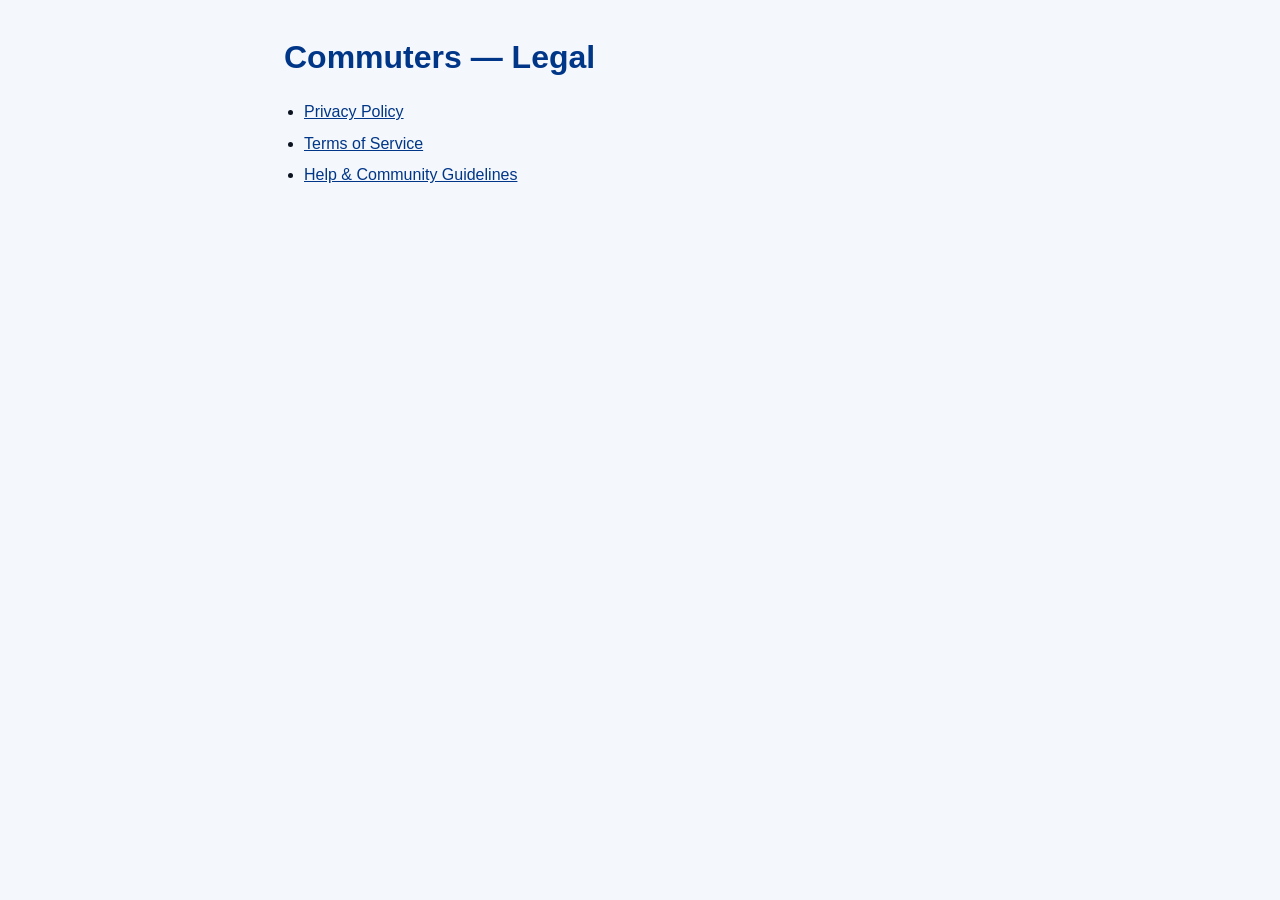
<file: index.html>
<!DOCTYPE html><html lang="en"><head><meta charset="UTF-8"><meta name="viewport" content="width=device-width, initial-scale=1.0"><title>Commuters — Legal</title><link rel="stylesheet" href="_style.css"></head>
<body><main><h1>Commuters — Legal</h1><ul>
<li><a href="privacy.html">Privacy Policy</a></li>
<li><a href="terms.html">Terms of Service</a></li>
<li><a href="help.html">Help &amp; Community Guidelines</a></li>
</ul></main></body></html>
</file>
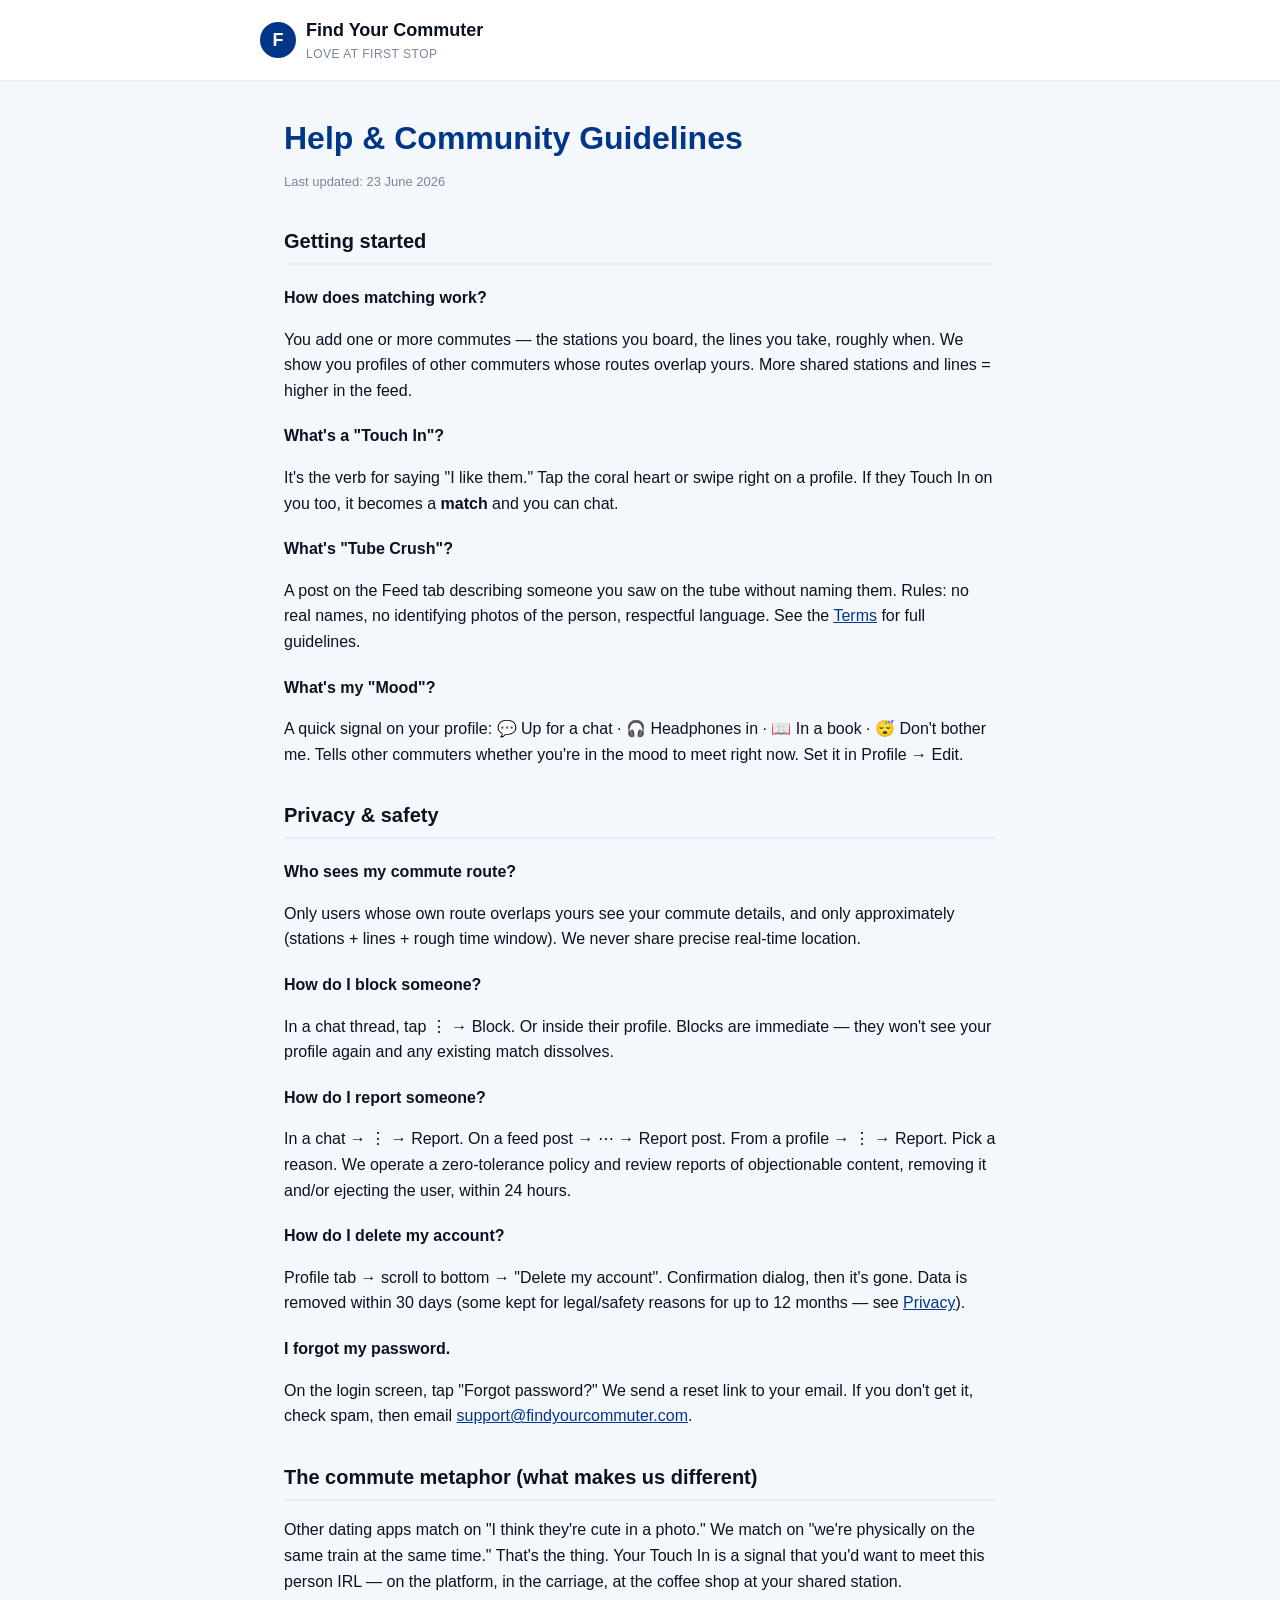
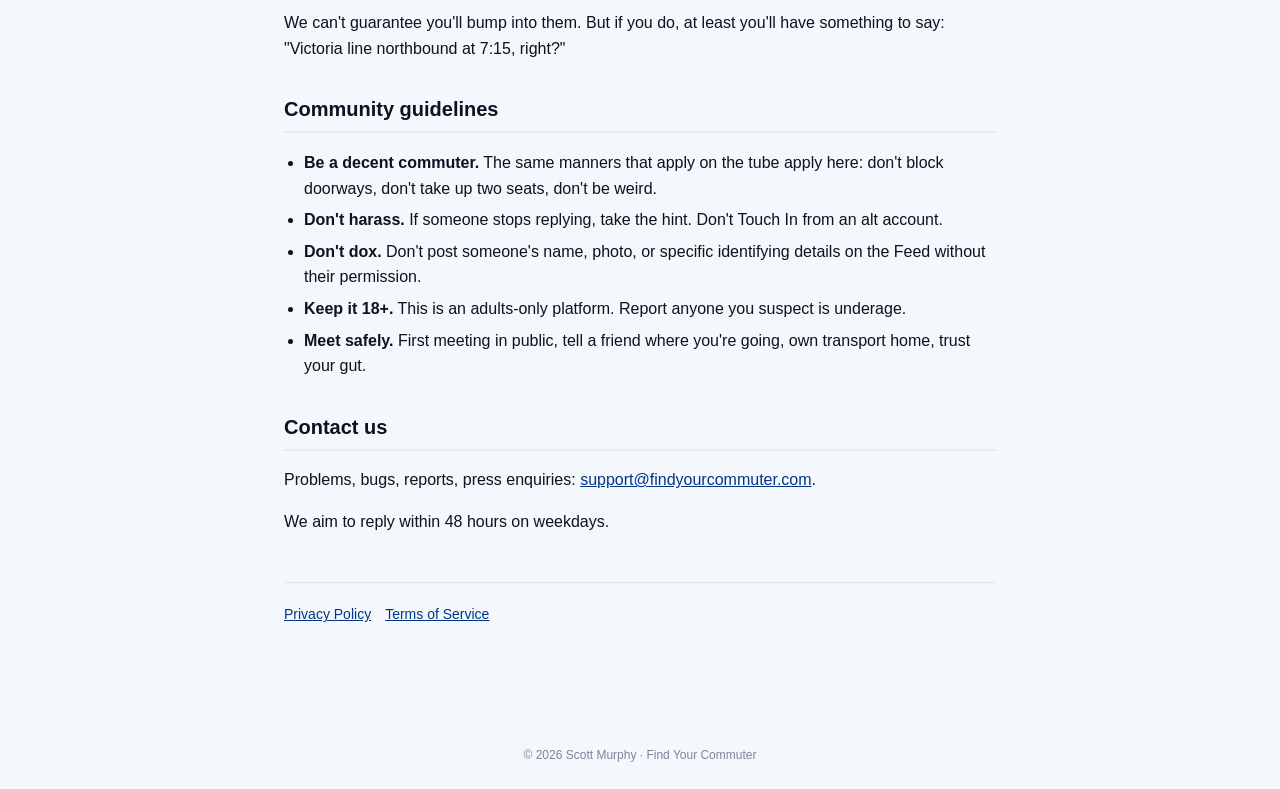
<file: help.html>
<!DOCTYPE html>
<html lang="en">
<head>
  <meta charset="UTF-8">
  <meta name="viewport" content="width=device-width, initial-scale=1.0">
  <title>Help · Find Your Commuter</title>
  <link rel="stylesheet" href="_style.css">
</head>
<body>
  <header>
    <div class="brand">
      <div class="dot">F</div>
      <div>
        <h1>Find Your Commuter</h1>
        <div class="tag">Love at First Stop</div>
      </div>
    </div>
  </header>
  <main>
    <h1>Help & Community Guidelines</h1>
    <p class="updated">Last updated: 23 June 2026</p>

    <h2>Getting started</h2>
    <h3>How does matching work?</h3>
    <p>You add one or more commutes — the stations you board, the lines you take, roughly when. We show you profiles of other commuters whose routes overlap yours. More shared stations and lines = higher in the feed.</p>

    <h3>What's a "Touch In"?</h3>
    <p>It's the verb for saying "I like them." Tap the coral heart or swipe right on a profile. If they Touch In on you too, it becomes a <strong>match</strong> and you can chat.</p>

    <h3>What's "Tube Crush"?</h3>
    <p>A post on the Feed tab describing someone you saw on the tube without naming them. Rules: no real names, no identifying photos of the person, respectful language. See the <a href="terms.html">Terms</a> for full guidelines.</p>

    <h3>What's my "Mood"?</h3>
    <p>A quick signal on your profile: 💬 Up for a chat · 🎧 Headphones in · 📖 In a book · 😴 Don't bother me. Tells other commuters whether you're in the mood to meet right now. Set it in Profile → Edit.</p>

    <h2>Privacy & safety</h2>
    <h3>Who sees my commute route?</h3>
    <p>Only users whose own route overlaps yours see your commute details, and only approximately (stations + lines + rough time window). We never share precise real-time location.</p>

    <h3>How do I block someone?</h3>
    <p>In a chat thread, tap ⋮ → Block. Or inside their profile. Blocks are immediate — they won't see your profile again and any existing match dissolves.</p>

    <h3>How do I report someone?</h3>
    <p>In a chat → ⋮ → Report. On a feed post → ⋯ → Report post. From a profile → ⋮ → Report. Pick a reason. We operate a zero-tolerance policy and review reports of objectionable content, removing it and/or ejecting the user, within 24 hours.</p>

    <h3>How do I delete my account?</h3>
    <p>Profile tab → scroll to bottom → "Delete my account". Confirmation dialog, then it's gone. Data is removed within 30 days (some kept for legal/safety reasons for up to 12 months — see <a href="privacy.html">Privacy</a>).</p>

    <h3>I forgot my password.</h3>
    <p>On the login screen, tap "Forgot password?" We send a reset link to your email. If you don't get it, check spam, then email <a href="mailto:support@findyourcommuter.com">support@findyourcommuter.com</a>.</p>

    <h2>The commute metaphor (what makes us different)</h2>
    <p>Other dating apps match on "I think they're cute in a photo." We match on "we're physically on the same train at the same time." That's the thing. Your Touch In is a signal that you'd want to meet this person IRL — on the platform, in the carriage, at the coffee shop at your shared station.</p>
    <p>We can't guarantee you'll bump into them. But if you do, at least you'll have something to say: "Victoria line northbound at 7:15, right?"</p>

    <h2>Community guidelines</h2>
    <ul>
      <li><strong>Be a decent commuter.</strong> The same manners that apply on the tube apply here: don't block doorways, don't take up two seats, don't be weird.</li>
      <li><strong>Don't harass.</strong> If someone stops replying, take the hint. Don't Touch In from an alt account.</li>
      <li><strong>Don't dox.</strong> Don't post someone's name, photo, or specific identifying details on the Feed without their permission.</li>
      <li><strong>Keep it 18+.</strong> This is an adults-only platform. Report anyone you suspect is underage.</li>
      <li><strong>Meet safely.</strong> First meeting in public, tell a friend where you're going, own transport home, trust your gut.</li>
    </ul>

    <h2>Contact us</h2>
    <p>Problems, bugs, reports, press enquiries: <a href="mailto:support@findyourcommuter.com">support@findyourcommuter.com</a>.</p>
    <p>We aim to reply within 48 hours on weekdays.</p>

    <nav class="crosslinks">
      <a href="privacy.html">Privacy Policy</a>
      <a href="terms.html">Terms of Service</a>
    </nav>
  </main>
  <footer>© 2026 Scott Murphy · Find Your Commuter</footer>
</body>
</html>
</file>
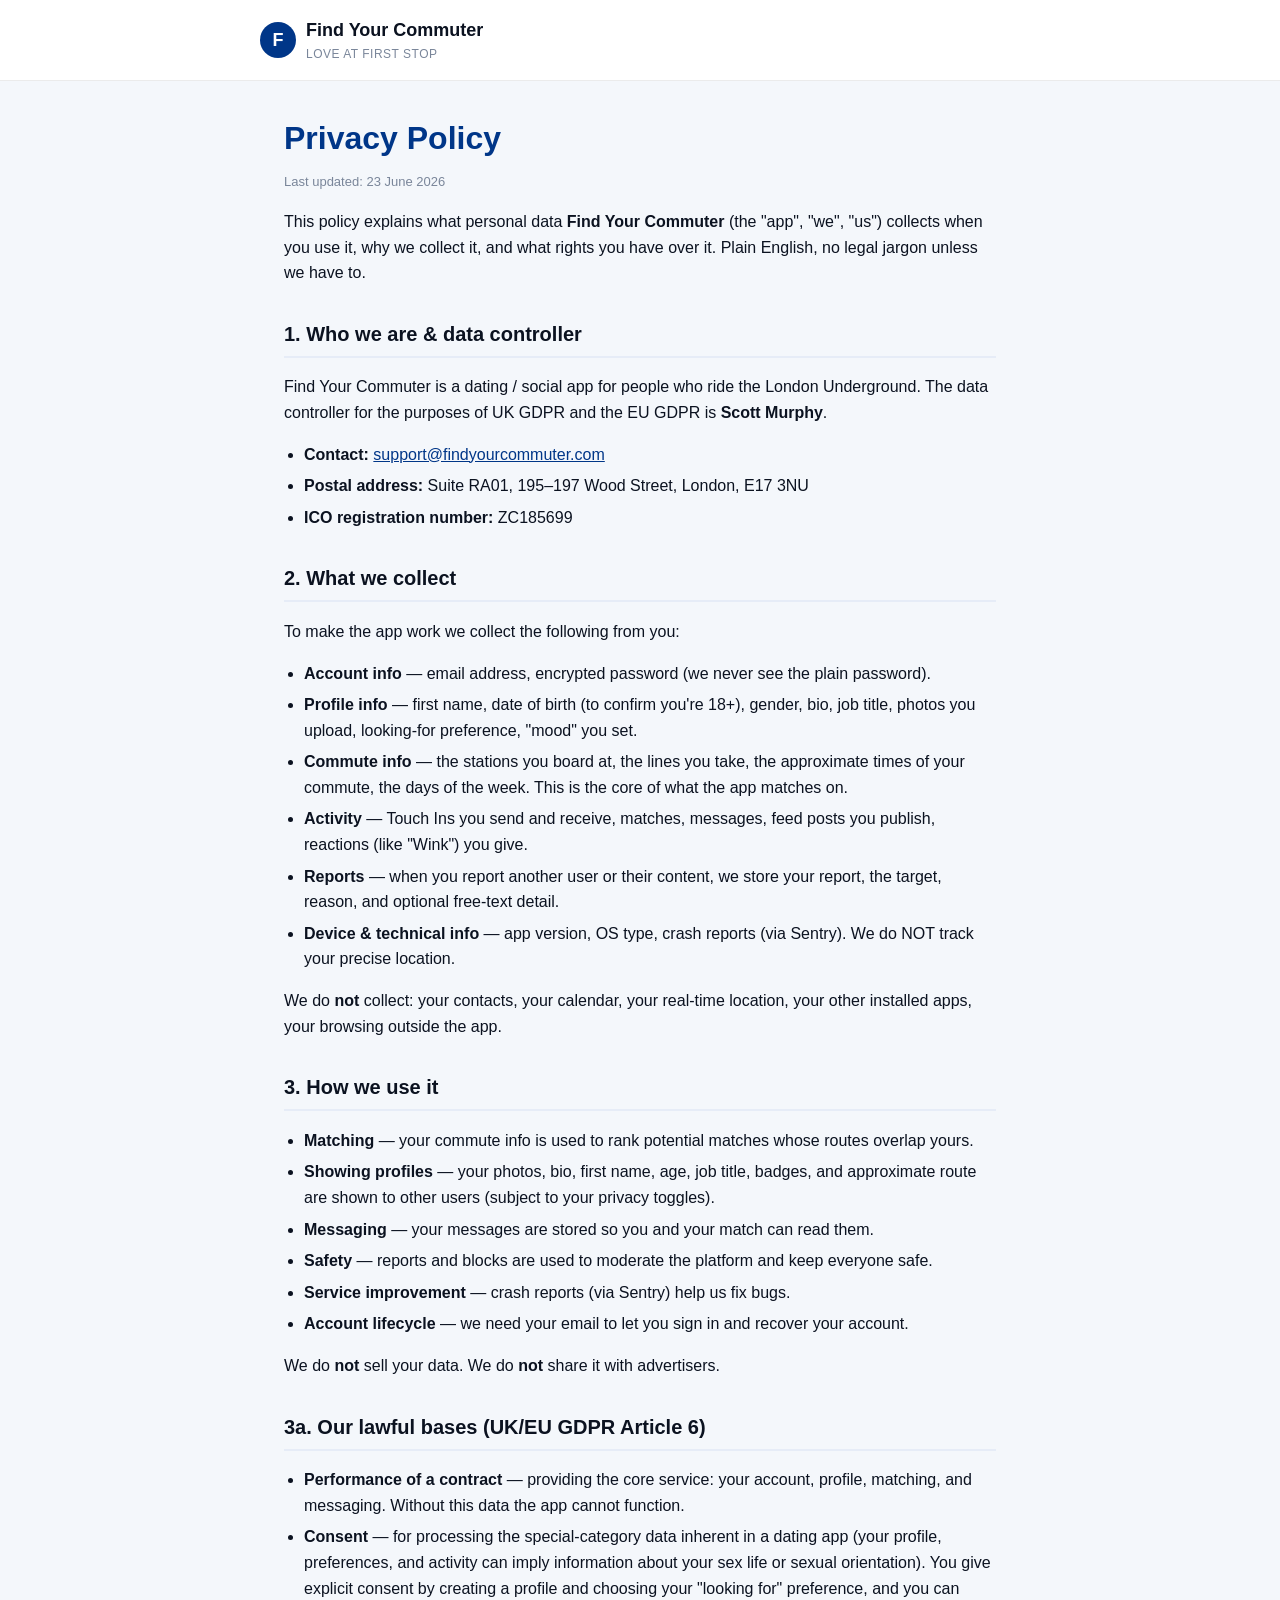
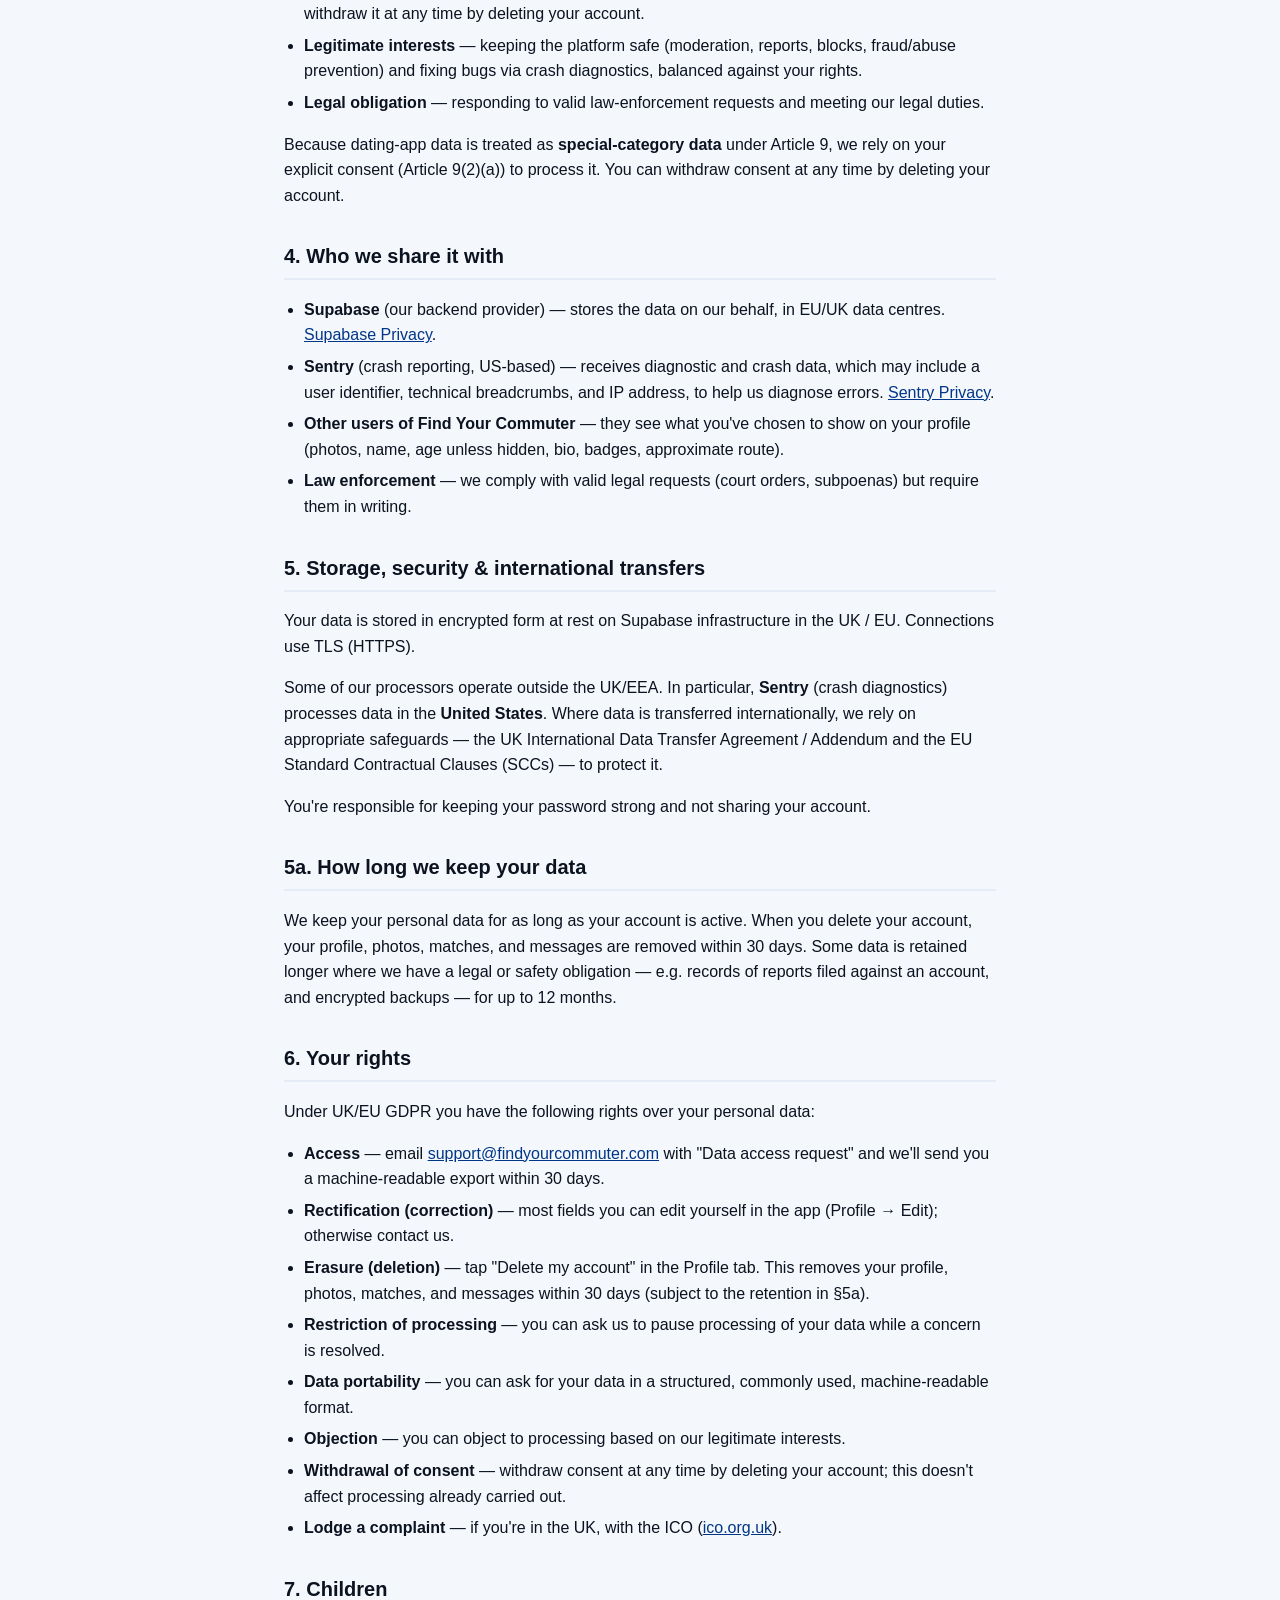
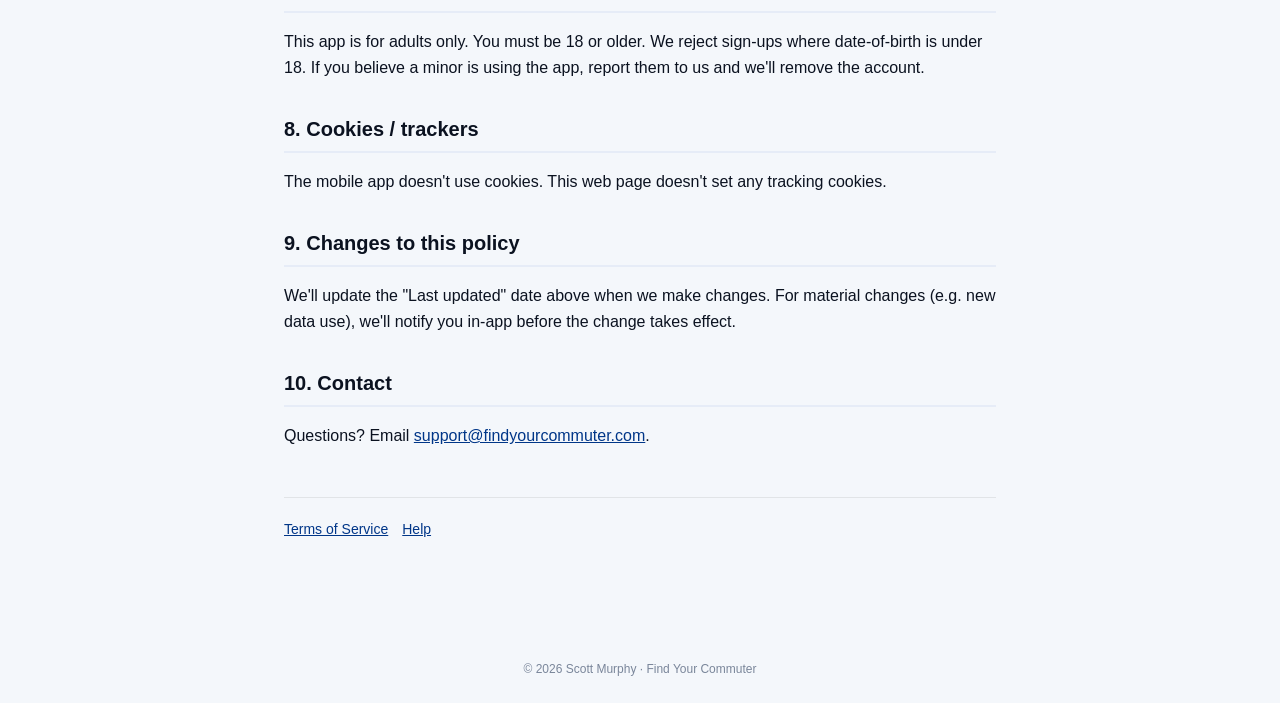
<file: privacy.html>
<!DOCTYPE html>
<html lang="en">
<head>
  <meta charset="UTF-8">
  <meta name="viewport" content="width=device-width, initial-scale=1.0">
  <title>Privacy Policy · Find Your Commuter</title>
  <link rel="stylesheet" href="_style.css">
</head>
<body>
  <header>
    <div class="brand">
      <div class="dot">F</div>
      <div>
        <h1>Find Your Commuter</h1>
        <div class="tag">Love at First Stop</div>
      </div>
    </div>
  </header>
  <main>
    <h1>Privacy Policy</h1>
    <p class="updated">Last updated: 23 June 2026</p>

    <p>This policy explains what personal data <strong>Find Your Commuter</strong> (the "app", "we", "us") collects when you use it, why we collect it, and what rights you have over it. Plain English, no legal jargon unless we have to.</p>

    <h2>1. Who we are &amp; data controller</h2>
    <p>Find Your Commuter is a dating / social app for people who ride the London Underground. The data controller for the purposes of UK GDPR and the EU GDPR is <strong>Scott Murphy</strong>.</p>
    <ul>
      <li><strong>Contact:</strong> <a href="mailto:support@findyourcommuter.com">support@findyourcommuter.com</a></li>
      <li><strong>Postal address:</strong> Suite RA01, 195–197 Wood Street, London, E17 3NU</li>
      <li><strong>ICO registration number:</strong> ZC185699</li>
    </ul>

    <h2>2. What we collect</h2>
    <p>To make the app work we collect the following from you:</p>
    <ul>
      <li><strong>Account info</strong> — email address, encrypted password (we never see the plain password).</li>
      <li><strong>Profile info</strong> — first name, date of birth (to confirm you're 18+), gender, bio, job title, photos you upload, looking-for preference, "mood" you set.</li>
      <li><strong>Commute info</strong> — the stations you board at, the lines you take, the approximate times of your commute, the days of the week. This is the core of what the app matches on.</li>
      <li><strong>Activity</strong> — Touch Ins you send and receive, matches, messages, feed posts you publish, reactions (like "Wink") you give.</li>
      <li><strong>Reports</strong> — when you report another user or their content, we store your report, the target, reason, and optional free-text detail.</li>
      <li><strong>Device & technical info</strong> — app version, OS type, crash reports (via Sentry). We do NOT track your precise location.</li>
    </ul>
    <p>We do <strong>not</strong> collect: your contacts, your calendar, your real-time location, your other installed apps, your browsing outside the app.</p>

    <h2>3. How we use it</h2>
    <ul>
      <li><strong>Matching</strong> — your commute info is used to rank potential matches whose routes overlap yours.</li>
      <li><strong>Showing profiles</strong> — your photos, bio, first name, age, job title, badges, and approximate route are shown to other users (subject to your privacy toggles).</li>
      <li><strong>Messaging</strong> — your messages are stored so you and your match can read them.</li>
      <li><strong>Safety</strong> — reports and blocks are used to moderate the platform and keep everyone safe.</li>
      <li><strong>Service improvement</strong> — crash reports (via Sentry) help us fix bugs.</li>
      <li><strong>Account lifecycle</strong> — we need your email to let you sign in and recover your account.</li>
    </ul>
    <p>We do <strong>not</strong> sell your data. We do <strong>not</strong> share it with advertisers.</p>

    <h2>3a. Our lawful bases (UK/EU GDPR Article 6)</h2>
    <ul>
      <li><strong>Performance of a contract</strong> — providing the core service: your account, profile, matching, and messaging. Without this data the app cannot function.</li>
      <li><strong>Consent</strong> — for processing the special-category data inherent in a dating app (your profile, preferences, and activity can imply information about your sex life or sexual orientation). You give explicit consent by creating a profile and choosing your "looking for" preference, and you can withdraw it at any time by deleting your account.</li>
      <li><strong>Legitimate interests</strong> — keeping the platform safe (moderation, reports, blocks, fraud/abuse prevention) and fixing bugs via crash diagnostics, balanced against your rights.</li>
      <li><strong>Legal obligation</strong> — responding to valid law-enforcement requests and meeting our legal duties.</li>
    </ul>
    <p>Because dating-app data is treated as <strong>special-category data</strong> under Article 9, we rely on your explicit consent (Article 9(2)(a)) to process it. You can withdraw consent at any time by deleting your account.</p>

    <h2>4. Who we share it with</h2>
    <ul>
      <li><strong>Supabase</strong> (our backend provider) — stores the data on our behalf, in EU/UK data centres. <a href="https://supabase.com/privacy" target="_blank" rel="noopener">Supabase Privacy</a>.</li>
      <li><strong>Sentry</strong> (crash reporting, US-based) — receives diagnostic and crash data, which may include a user identifier, technical breadcrumbs, and IP address, to help us diagnose errors. <a href="https://sentry.io/privacy/" target="_blank" rel="noopener">Sentry Privacy</a>.</li>
      <li><strong>Other users of Find Your Commuter</strong> — they see what you've chosen to show on your profile (photos, name, age unless hidden, bio, badges, approximate route).</li>
      <li><strong>Law enforcement</strong> — we comply with valid legal requests (court orders, subpoenas) but require them in writing.</li>
    </ul>

    <h2>5. Storage, security & international transfers</h2>
    <p>Your data is stored in encrypted form at rest on Supabase infrastructure in the UK / EU. Connections use TLS (HTTPS).</p>
    <p>Some of our processors operate outside the UK/EEA. In particular, <strong>Sentry</strong> (crash diagnostics) processes data in the <strong>United States</strong>. Where data is transferred internationally, we rely on appropriate safeguards — the UK International Data Transfer Agreement / Addendum and the EU Standard Contractual Clauses (SCCs) — to protect it.</p>
    <p>You're responsible for keeping your password strong and not sharing your account.</p>

    <h2>5a. How long we keep your data</h2>
    <p>We keep your personal data for as long as your account is active. When you delete your account, your profile, photos, matches, and messages are removed within 30 days. Some data is retained longer where we have a legal or safety obligation — e.g. records of reports filed against an account, and encrypted backups — for up to 12 months.</p>

    <h2>6. Your rights</h2>
    <p>Under UK/EU GDPR you have the following rights over your personal data:</p>
    <ul>
      <li><strong>Access</strong> — email <a href="mailto:support@findyourcommuter.com">support@findyourcommuter.com</a> with "Data access request" and we'll send you a machine-readable export within 30 days.</li>
      <li><strong>Rectification (correction)</strong> — most fields you can edit yourself in the app (Profile → Edit); otherwise contact us.</li>
      <li><strong>Erasure (deletion)</strong> — tap "Delete my account" in the Profile tab. This removes your profile, photos, matches, and messages within 30 days (subject to the retention in §5a).</li>
      <li><strong>Restriction of processing</strong> — you can ask us to pause processing of your data while a concern is resolved.</li>
      <li><strong>Data portability</strong> — you can ask for your data in a structured, commonly used, machine-readable format.</li>
      <li><strong>Objection</strong> — you can object to processing based on our legitimate interests.</li>
      <li><strong>Withdrawal of consent</strong> — withdraw consent at any time by deleting your account; this doesn't affect processing already carried out.</li>
      <li><strong>Lodge a complaint</strong> — if you're in the UK, with the ICO (<a href="https://ico.org.uk" target="_blank" rel="noopener">ico.org.uk</a>).</li>
    </ul>

    <h2>7. Children</h2>
    <p>This app is for adults only. You must be 18 or older. We reject sign-ups where date-of-birth is under 18. If you believe a minor is using the app, report them to us and we'll remove the account.</p>

    <h2>8. Cookies / trackers</h2>
    <p>The mobile app doesn't use cookies. This web page doesn't set any tracking cookies.</p>

    <h2>9. Changes to this policy</h2>
    <p>We'll update the "Last updated" date above when we make changes. For material changes (e.g. new data use), we'll notify you in-app before the change takes effect.</p>

    <h2>10. Contact</h2>
    <p>Questions? Email <a href="mailto:support@findyourcommuter.com">support@findyourcommuter.com</a>.</p>

    <nav class="crosslinks">
      <a href="terms.html">Terms of Service</a>
      <a href="help.html">Help</a>
    </nav>
  </main>
  <footer>© 2026 Scott Murphy · Find Your Commuter</footer>
</body>
</html>
</file>
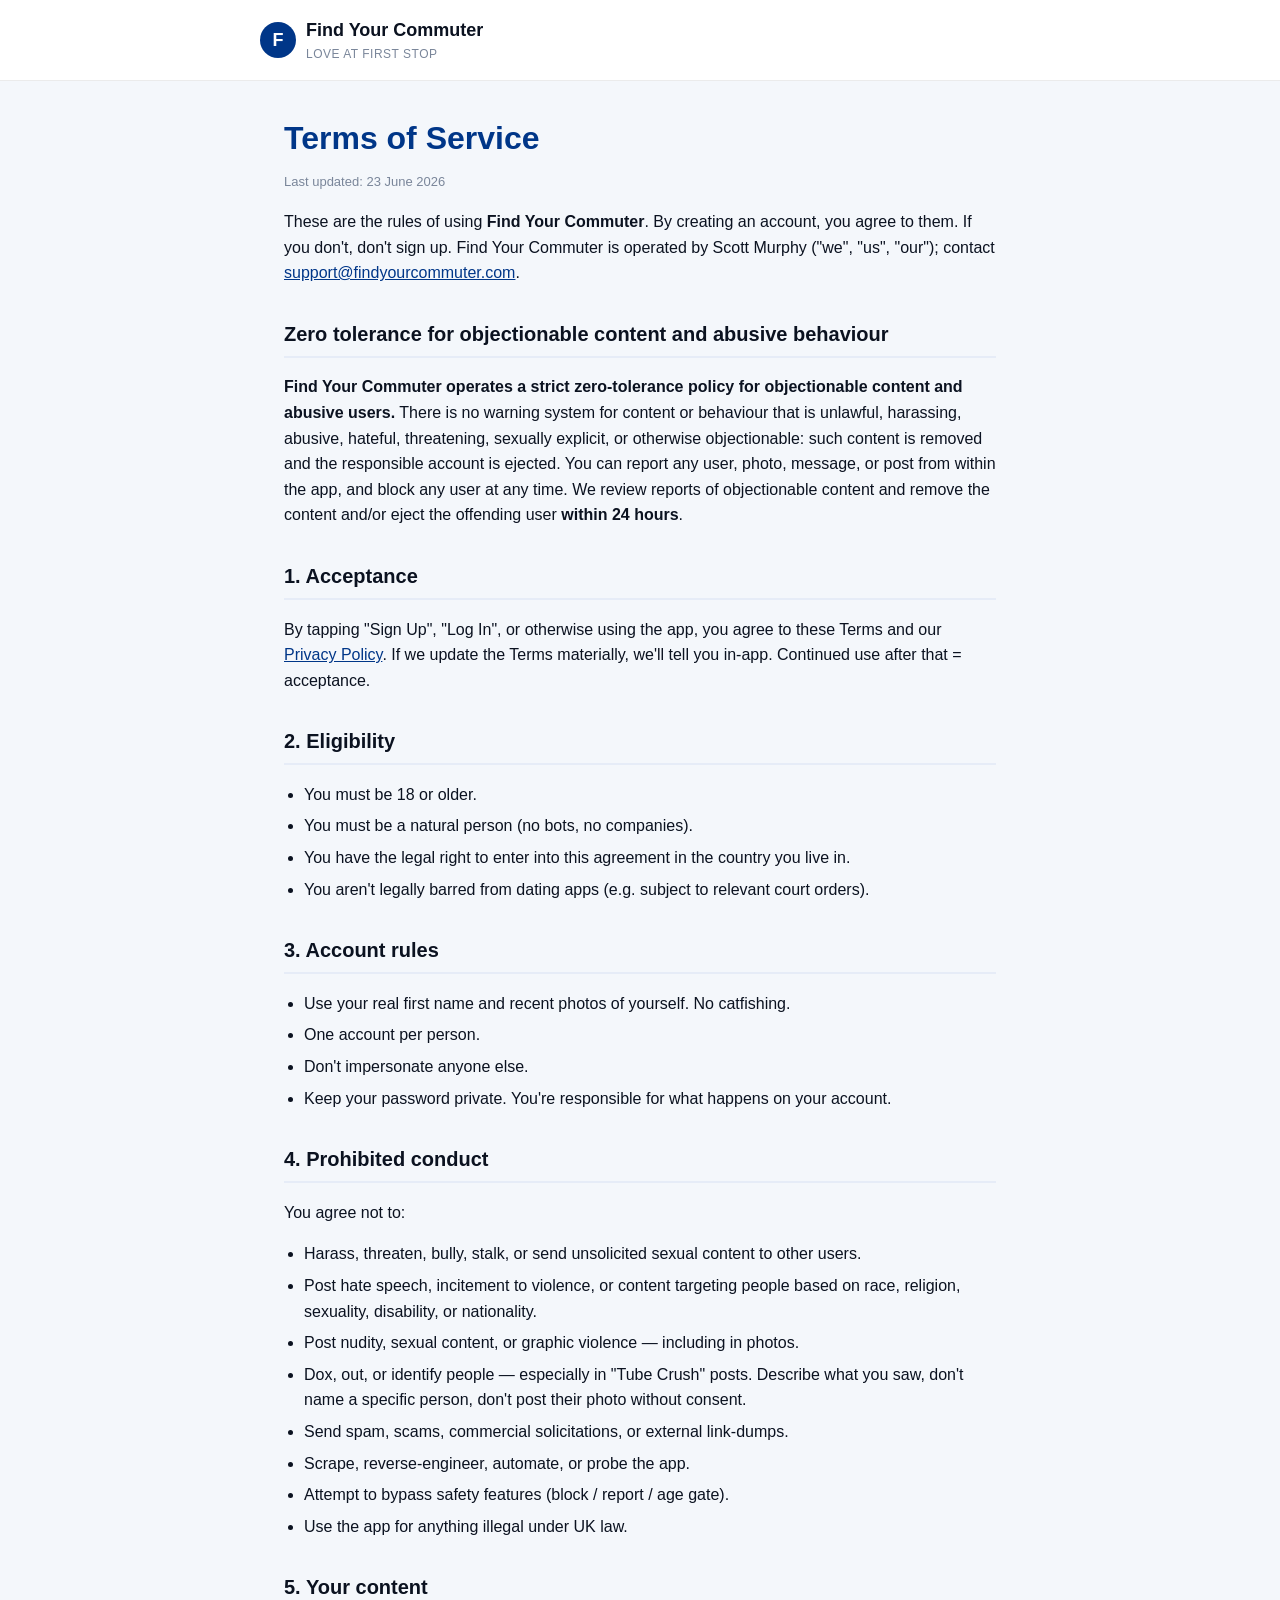
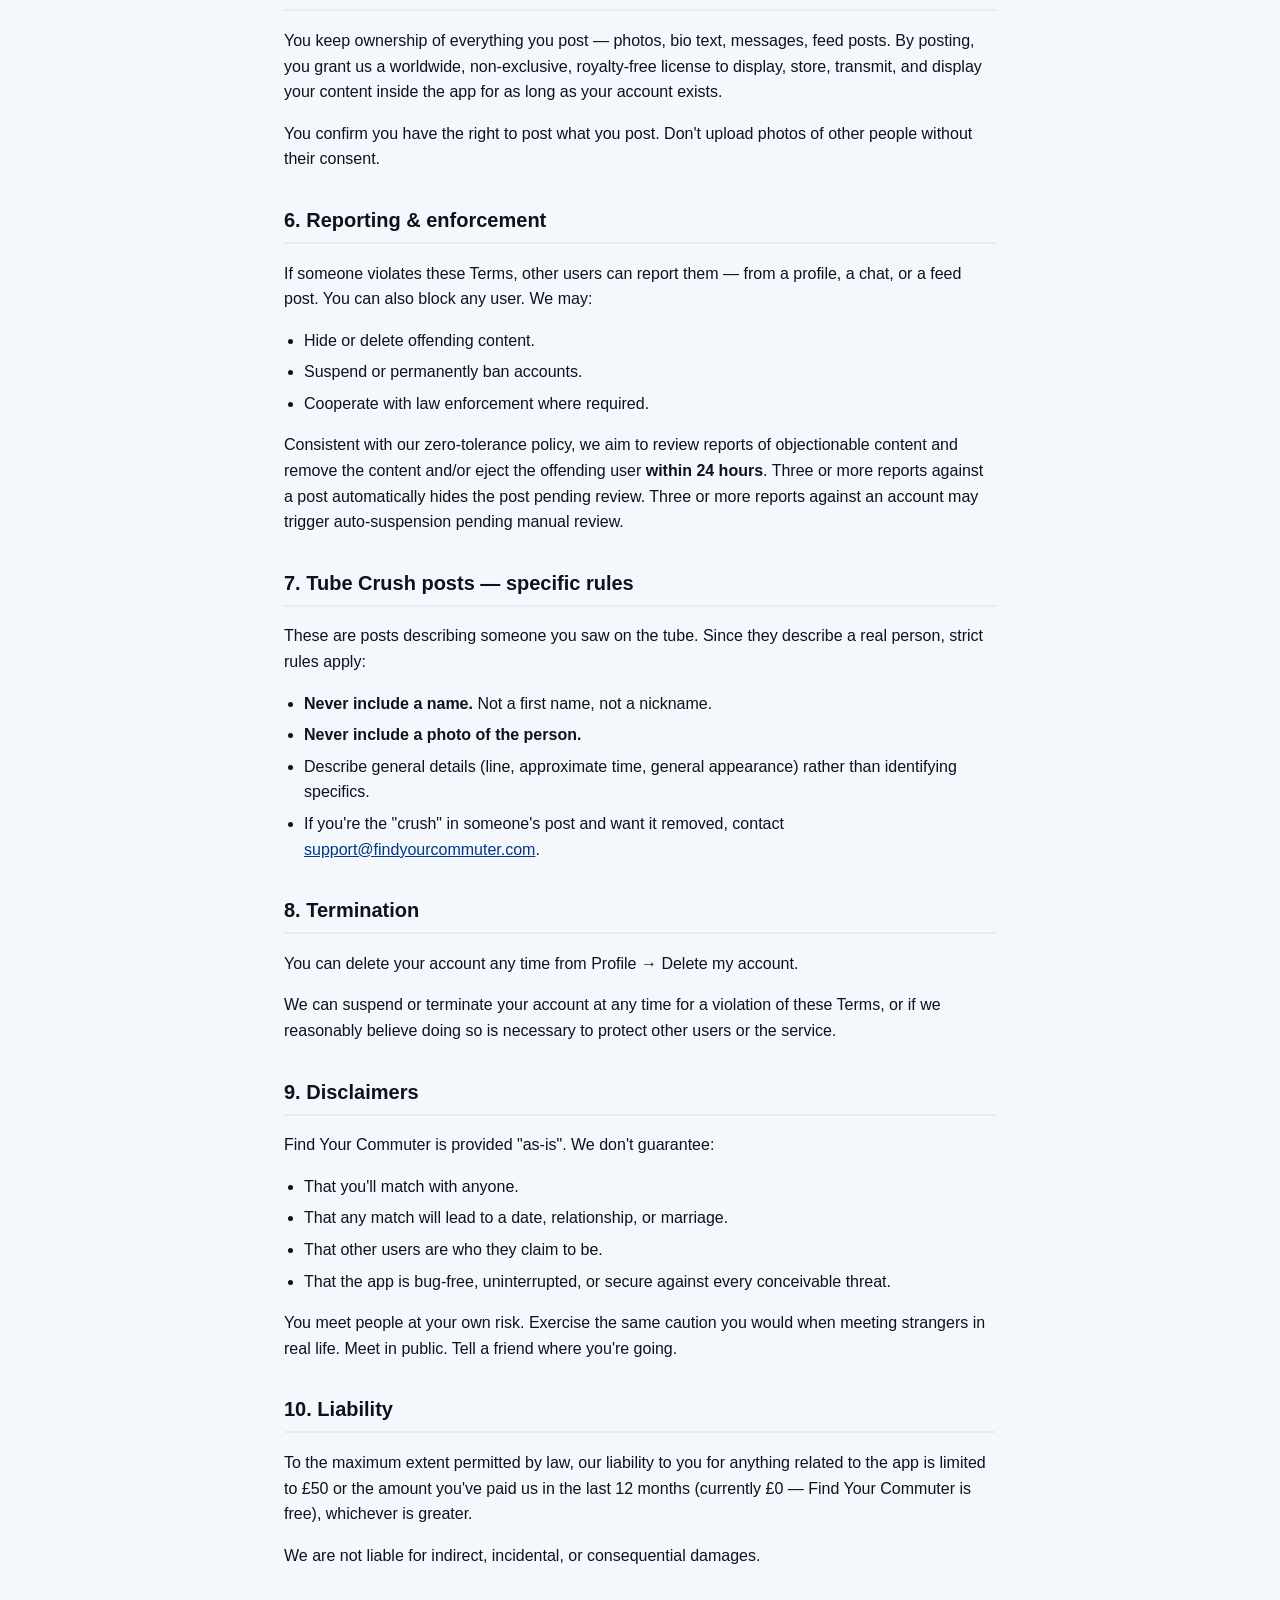
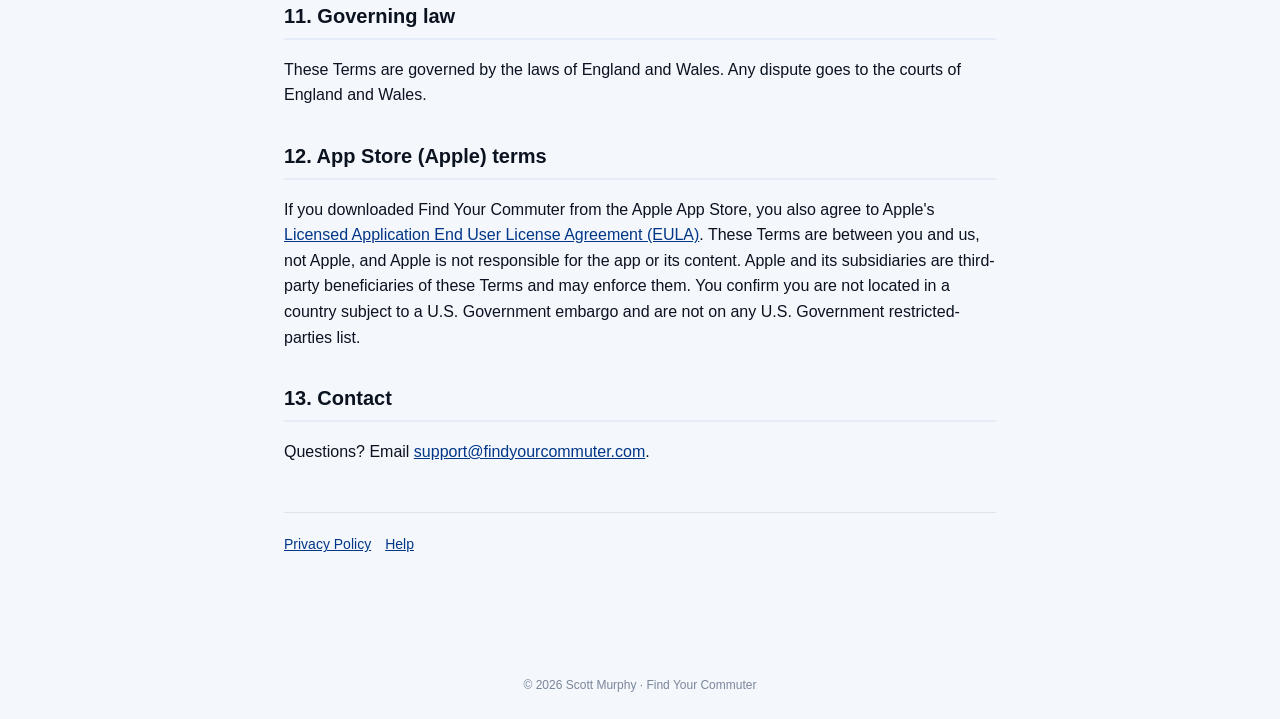
<file: terms.html>
<!DOCTYPE html>
<html lang="en">
<head>
  <meta charset="UTF-8">
  <meta name="viewport" content="width=device-width, initial-scale=1.0">
  <title>Terms of Service · Find Your Commuter</title>
  <link rel="stylesheet" href="_style.css">
</head>
<body>
  <header>
    <div class="brand">
      <div class="dot">F</div>
      <div>
        <h1>Find Your Commuter</h1>
        <div class="tag">Love at First Stop</div>
      </div>
    </div>
  </header>
  <main>
    <h1>Terms of Service</h1>
    <p class="updated">Last updated: 23 June 2026</p>

    <p>These are the rules of using <strong>Find Your Commuter</strong>. By creating an account, you agree to them. If you don't, don't sign up. Find Your Commuter is operated by Scott Murphy ("we", "us", "our"); contact <a href="mailto:support@findyourcommuter.com">support@findyourcommuter.com</a>.</p>

    <h2>Zero tolerance for objectionable content and abusive behaviour</h2>
    <p><strong>Find Your Commuter operates a strict zero-tolerance policy for objectionable content and abusive users.</strong> There is no warning system for content or behaviour that is unlawful, harassing, abusive, hateful, threatening, sexually explicit, or otherwise objectionable: such content is removed and the responsible account is ejected. You can report any user, photo, message, or post from within the app, and block any user at any time. We review reports of objectionable content and remove the content and/or eject the offending user <strong>within 24 hours</strong>.</p>

    <h2>1. Acceptance</h2>
    <p>By tapping "Sign Up", "Log In", or otherwise using the app, you agree to these Terms and our <a href="privacy.html">Privacy Policy</a>. If we update the Terms materially, we'll tell you in-app. Continued use after that = acceptance.</p>

    <h2>2. Eligibility</h2>
    <ul>
      <li>You must be 18 or older.</li>
      <li>You must be a natural person (no bots, no companies).</li>
      <li>You have the legal right to enter into this agreement in the country you live in.</li>
      <li>You aren't legally barred from dating apps (e.g. subject to relevant court orders).</li>
    </ul>

    <h2>3. Account rules</h2>
    <ul>
      <li>Use your real first name and recent photos of yourself. No catfishing.</li>
      <li>One account per person.</li>
      <li>Don't impersonate anyone else.</li>
      <li>Keep your password private. You're responsible for what happens on your account.</li>
    </ul>

    <h2>4. Prohibited conduct</h2>
    <p>You agree not to:</p>
    <ul>
      <li>Harass, threaten, bully, stalk, or send unsolicited sexual content to other users.</li>
      <li>Post hate speech, incitement to violence, or content targeting people based on race, religion, sexuality, disability, or nationality.</li>
      <li>Post nudity, sexual content, or graphic violence — including in photos.</li>
      <li>Dox, out, or identify people — especially in "Tube Crush" posts. Describe what you saw, don't name a specific person, don't post their photo without consent.</li>
      <li>Send spam, scams, commercial solicitations, or external link-dumps.</li>
      <li>Scrape, reverse-engineer, automate, or probe the app.</li>
      <li>Attempt to bypass safety features (block / report / age gate).</li>
      <li>Use the app for anything illegal under UK law.</li>
    </ul>

    <h2>5. Your content</h2>
    <p>You keep ownership of everything you post — photos, bio text, messages, feed posts. By posting, you grant us a worldwide, non-exclusive, royalty-free license to display, store, transmit, and display your content inside the app for as long as your account exists.</p>
    <p>You confirm you have the right to post what you post. Don't upload photos of other people without their consent.</p>

    <h2>6. Reporting & enforcement</h2>
    <p>If someone violates these Terms, other users can report them — from a profile, a chat, or a feed post. You can also block any user. We may:</p>
    <ul>
      <li>Hide or delete offending content.</li>
      <li>Suspend or permanently ban accounts.</li>
      <li>Cooperate with law enforcement where required.</li>
    </ul>
    <p>Consistent with our zero-tolerance policy, we aim to review reports of objectionable content and remove the content and/or eject the offending user <strong>within 24 hours</strong>. Three or more reports against a post automatically hides the post pending review. Three or more reports against an account may trigger auto-suspension pending manual review.</p>

    <h2>7. Tube Crush posts — specific rules</h2>
    <p>These are posts describing someone you saw on the tube. Since they describe a real person, strict rules apply:</p>
    <ul>
      <li><strong>Never include a name.</strong> Not a first name, not a nickname.</li>
      <li><strong>Never include a photo of the person.</strong></li>
      <li>Describe general details (line, approximate time, general appearance) rather than identifying specifics.</li>
      <li>If you're the "crush" in someone's post and want it removed, contact <a href="mailto:support@findyourcommuter.com">support@findyourcommuter.com</a>.</li>
    </ul>

    <h2>8. Termination</h2>
    <p>You can delete your account any time from Profile → Delete my account.</p>
    <p>We can suspend or terminate your account at any time for a violation of these Terms, or if we reasonably believe doing so is necessary to protect other users or the service.</p>

    <h2>9. Disclaimers</h2>
    <p>Find Your Commuter is provided "as-is". We don't guarantee:</p>
    <ul>
      <li>That you'll match with anyone.</li>
      <li>That any match will lead to a date, relationship, or marriage.</li>
      <li>That other users are who they claim to be.</li>
      <li>That the app is bug-free, uninterrupted, or secure against every conceivable threat.</li>
    </ul>
    <p>You meet people at your own risk. Exercise the same caution you would when meeting strangers in real life. Meet in public. Tell a friend where you're going.</p>

    <h2>10. Liability</h2>
    <p>To the maximum extent permitted by law, our liability to you for anything related to the app is limited to £50 or the amount you've paid us in the last 12 months (currently £0 — Find Your Commuter is free), whichever is greater.</p>
    <p>We are not liable for indirect, incidental, or consequential damages.</p>

    <h2>11. Governing law</h2>
    <p>These Terms are governed by the laws of England and Wales. Any dispute goes to the courts of England and Wales.</p>

    <h2>12. App Store (Apple) terms</h2>
    <p>If you downloaded Find Your Commuter from the Apple App Store, you also agree to Apple's <a href="https://www.apple.com/legal/internet-services/itunes/dev/stdeula/">Licensed Application End User License Agreement (EULA)</a>. These Terms are between you and us, not Apple, and Apple is not responsible for the app or its content. Apple and its subsidiaries are third-party beneficiaries of these Terms and may enforce them. You confirm you are not located in a country subject to a U.S. Government embargo and are not on any U.S. Government restricted-parties list.</p>

    <h2>13. Contact</h2>
    <p>Questions? Email <a href="mailto:support@findyourcommuter.com">support@findyourcommuter.com</a>.</p>

    <nav class="crosslinks">
      <a href="privacy.html">Privacy Policy</a>
      <a href="help.html">Help</a>
    </nav>
  </main>
  <footer>© 2026 Scott Murphy · Find Your Commuter</footer>
</body>
</html>
</file>
<file: _style.css>
/* Shared style for Commuters legal pages */
:root {
  --primary: #003688;
  --primary-soft: #E6ECF7;
  --ink: #0B1220;
  --ink-2: #3A4558;
  --ink-3: #7A869A;
  --bg: #F4F7FB;
  --touchin: #E8593C;
  --hair: rgba(0,0,0,0.08);
}
* { box-sizing: border-box; }
body {
  margin: 0;
  font-family: -apple-system, BlinkMacSystemFont, "Segoe UI", Roboto, "Helvetica Neue", Arial, sans-serif;
  color: var(--ink);
  background: var(--bg);
  line-height: 1.6;
}
header {
  background: white;
  border-bottom: 1px solid var(--hair);
  padding: 16px 24px;
  position: sticky;
  top: 0;
  z-index: 10;
}
header .brand {
  display: flex;
  align-items: center;
  gap: 10px;
  max-width: 760px;
  margin: 0 auto;
}
header .dot {
  width: 36px;
  height: 36px;
  background: var(--primary);
  border-radius: 50%;
  display: grid;
  place-items: center;
  color: white;
  font-weight: 700;
  font-size: 18px;
}
header h1 {
  margin: 0;
  font-size: 18px;
  font-weight: 700;
}
header .tag {
  color: var(--ink-3);
  font-size: 12px;
  letter-spacing: 0.5px;
  text-transform: uppercase;
}
main {
  max-width: 760px;
  margin: 0 auto;
  padding: 32px 24px 96px;
}
main h1 {
  font-size: 32px;
  margin: 0 0 8px;
  color: var(--primary);
}
main p.updated {
  color: var(--ink-3);
  font-size: 13px;
  margin-top: 0;
}
main h2 {
  font-size: 20px;
  margin-top: 32px;
  color: var(--ink);
  border-bottom: 2px solid var(--primary-soft);
  padding-bottom: 6px;
}
main h3 {
  font-size: 16px;
  margin-top: 20px;
  color: var(--ink);
}
main a {
  color: var(--primary);
}
main ul { padding-left: 20px; }
main li { margin-bottom: 6px; }
main code {
  background: var(--primary-soft);
  padding: 2px 6px;
  border-radius: 4px;
  font-size: 13px;
}
nav.crosslinks {
  display: flex;
  gap: 14px;
  margin-top: 48px;
  padding-top: 20px;
  border-top: 1px solid var(--hair);
  font-size: 14px;
}
footer {
  text-align: center;
  color: var(--ink-3);
  font-size: 12px;
  padding: 24px;
}
</file>
